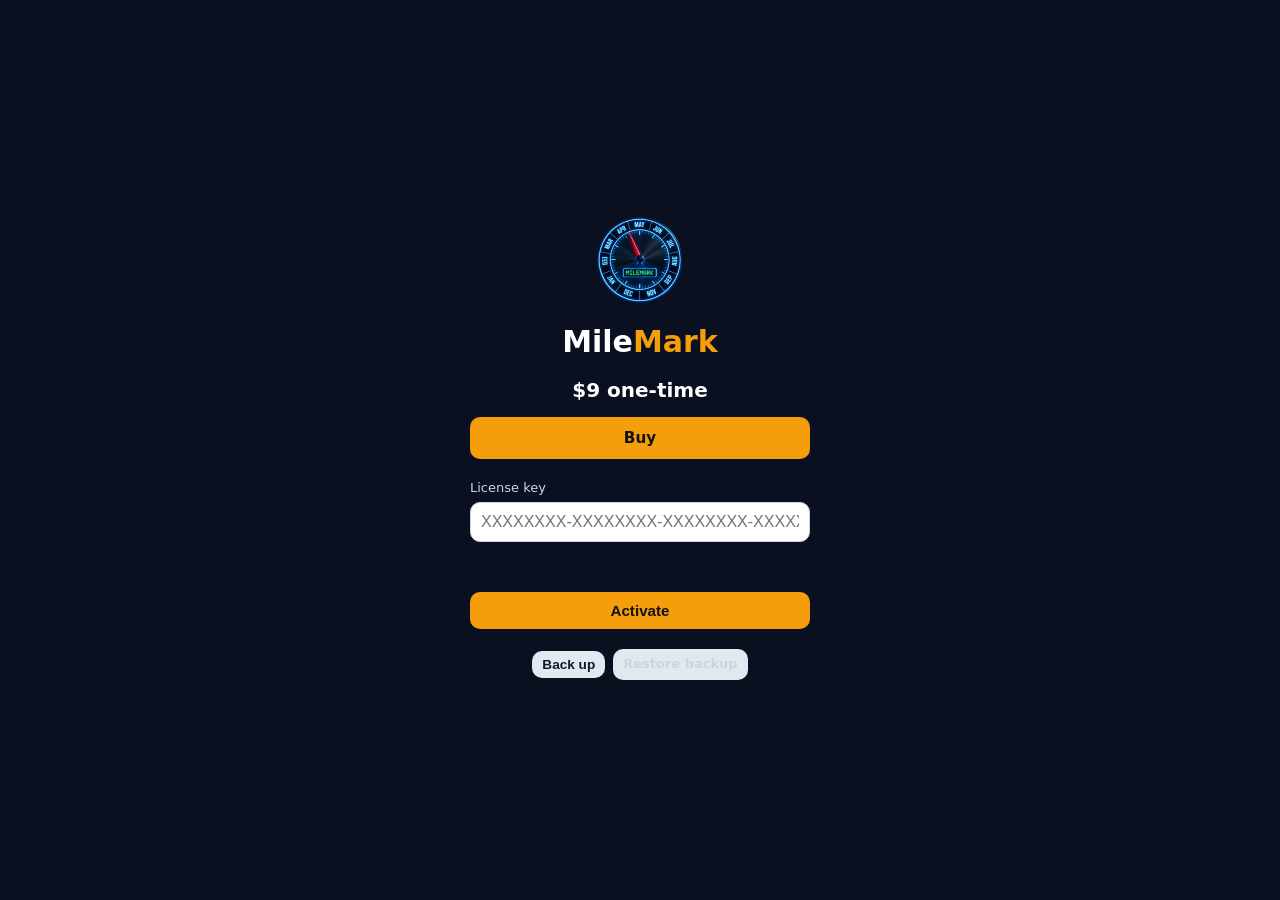
<file: index.html>
<!doctype html><html lang="en"><head><meta charset="utf-8"><meta name="viewport" content="width=device-width,initial-scale=1">
<title>MileMark: Maintenance by the Mile</title><meta name="description" content="Car maintenance reminders from your owner's manual, page cited. 427 model-years, 11 brands. Works offline. No account. $9 one-time, no subscription.">
<meta name="theme-color" content="#0a1020"><link rel="manifest" href="manifest.webmanifest"><link rel="icon" type="image/png" sizes="32x32" href="favicon-32.png"><link rel="icon" type="image/png" sizes="16x16" href="favicon-16.png"><link rel="apple-touch-icon" sizes="180x180" href="apple-touch-icon.png"><link rel="stylesheet" href="styles.css"><link rel="canonical" href="https://milemarkerapp.github.io/milemark/">
<meta property="og:type" content="website">
<meta property="og:title" content="MileMark: Car maintenance reminders from your owner's manual">
<meta property="og:description" content="Car maintenance reminders from your owner's manual, page cited. 427 model-years, 11 brands. Works offline. No account. $9 one-time, no subscription.">
<meta property="og:url" content="https://milemarkerapp.github.io/milemark/">
<meta property="og:image" content="https://milemarkerapp.github.io/milemark/og.png">
<meta property="og:image:width" content="1200"><meta property="og:image:height" content="630">
<meta name="twitter:card" content="summary_large_image">
<meta name="twitter:title" content="MileMark: Car maintenance reminders from your owner's manual">
<meta name="twitter:description" content="Car maintenance reminders from your owner's manual, page cited. 427 model-years, 11 brands. Works offline. $9 one-time.">
<meta name="twitter:image" content="https://milemarkerapp.github.io/milemark/og.png">
</head><body>
<header class="top"><div class="brand"><img src="logo-64.png" alt="" width="32" height="32">Mile<span>Mark</span></div></header>
<main>
<div id="banners"></div>
<section class="card" id="vehCard"><div class="row between"><h2>My vehicles</h2><button id="addVeh" class="sm">+ Add</button></div><div id="vehList"></div></section>
<section class="card hidden" id="formCard"><h2 id="formTitle">Set up your vehicle</h2><p class="muted">One step. MileMark estimates your mileage from here on.</p>
<label>Make & model<select id="fModel"></select></label>
<div class="grid2"><label>Year<input id="fYear" type="number" min="1900" max="2030" placeholder="2019"></label>
<label>Current odometer<input id="fCur" type="number" min="0" inputmode="numeric" placeholder="48200"><button type="button" class="ghost sm scanbtn" data-scan="fCur" data-keep="0">Scan odometer</button></label></div>
<details><summary class="muted">Optional settings</summary>
<label>Nickname<input id="fName" placeholder="Blue truck"></label>
<div class="grid2"><label>Unit number<input id="fUnit" maxlength="20" placeholder="12"></label><label>Plate<input id="fPlate" maxlength="12" autocapitalize="characters"></label></div>
<label>Tire size<input id="fTire" maxlength="20" placeholder="265/70R17"></label>
<label>Average miles per day<input id="fRate" type="number" step="1" placeholder="37 (about 13,500 a year)"></label>
<label id="fEngWrap" class="hidden">Engine / drivetrain (optional)<select id="fEng"></select></label><label>Driving conditions<select id="fDuty"><option value="n">Normal</option><option value="s">Severe (towing, short trips, dust, extreme heat or cold, stop-and-go)</option></select></label></details>
<div class="row"><button id="saveVeh">Start reminders</button><button id="cancelVeh" class="ghost">Cancel</button></div></section>
<section id="dash" class="hidden">
<div class="card"><div class="row between"><div><h2 id="vTitle"></h2><div id="vBadge"></div><div class="muted" id="vSys"></div></div><button id="editVeh" class="ghost sm">Edit</button></div>
<div class="est"><div><span class="muted">Estimated odometer</span><b id="estOdo"></b><span class="muted" id="estInfo"></span></div><button id="fixOdo" class="ghost sm">Correct it</button></div>
<div class="row wrap"><button id="repBtn" class="sm">Replaced a part</button><button id="notifBtn" class="ghost sm">Turn on reminders</button><button id="icsBtn" class="ghost sm">Add to calendar (.ics)</button><select id="duty" class="sm inl"><option value="n">Normal duty</option><option value="s">Severe duty</option></select></div></div>
<div class="stats"><div class="stat over"><b id="cOver">0</b>Overdue</div><div class="stat now"><b id="cNow">0</b>Due now</div><div class="stat next"><b id="cNext">0</b>Next up</div></div>
<div class="card"><div class="row between"><h2>Services</h2><div class="row"><button id="tireBtn" class="ghost sm">Tire sets</button><button id="addCustom" class="ghost sm">+ Custom service</button></div></div><div id="items"></div></div>
<div class="card" id="renCard"><div class="row between"><h2>Renewals</h2><button id="renAdd" class="ghost sm">+ Add</button></div><div id="renList"></div></div>
<div class="card"><details><summary><b>Parts & specs for this vehicle</b></summary><div id="vParts"></div></details></div>
<div class="card"><h2>Timeline</h2><p class="muted">From your starting mileage to 30,000 miles past today.</p><div id="timeline"></div></div>
<div class="card" id="compCard"><div class="row between"><h2>Completed</h2><div class="row"><select id="compFilter" class="sm inl" aria-label="Filter"></select><button id="compRep" class="sm">Replaced a part</button></div></div><div id="compSum" class="muted"></div><div id="completed"></div></div>
<div class="card"><div class="row between"><h2>Service log</h2><button id="pastBtn" class="ghost sm">+ Past service</button></div><div id="log"></div></div>
<div class="card row wrap"><button id="reportBtn">Vehicle History Report</button><button id="printBtn" class="ghost">Print</button><button id="csvBtn" class="ghost">Export CSV</button><button id="sheetBtn" class="ghost">Record sheet</button><button id="fleetBtn" class="ghost">Fleet CSV</button><button id="jsonBtn" class="ghost">Back up</button><label class="filebtn ghost">Restore backup<input id="restore" type="file" accept=".json,application/json" hidden></label><a class="btn ghost" href="help.html">Help</a></div>
</section>
<p class="disclaimer">Intervals come from the manufacturer's official owner's manual or maintenance guide for your model year, with the manual and page cited. Pick your engine for exact values. <b>Your owner's manual and your vehicle's maintenance reminder are the authority.</b></p>
</main>
<dialog id="doneDlg"><h3 id="doneTitle"></h3><label id="donePickRow" class="hidden">Service<select id="donePick"></select></label><p class="muted">Everything here is optional. Mileage and parts are pre-filled.</p>
<div class="grid2"><label>Odometer<input id="doneMi" type="number" inputmode="numeric"><button type="button" class="ghost sm scanbtn" data-scan="doneMi" data-keep="1">Scan odometer</button></label><label>Date<input id="doneDate" type="date"></label></div>
<label>Parts used<input id="doneParts" placeholder="brand / part number"></label>
<div class="grid2"><label>Cost<input id="doneCost" type="number" step="0.01" inputmode="decimal" placeholder="$"></label><label>Done by<input id="doneWho" list="whoList" placeholder="DIY or shop name"></label></div>
<datalist id="whoList"><option value="DIY"></option></datalist>
<label>Notes<input id="doneNote"></label>
<label>Receipt photo<input id="donePhoto" type="file" accept="image/*" capture="environment"></label>
<div class="row"><button id="doneSave">Log it</button><button id="doneCancel" class="ghost">Cancel</button></div></dialog>
<dialog id="repDlg"><h3>Replaced a part</h3>
<label>What was replaced<select id="repItem"></select></label>
<div id="repNew" class="hidden"><label>Name<input id="repName" placeholder="e.g. Alternator"></label>
<div class="grid2"><label>Replace every … miles<input id="repMi2" type="number" min="0" inputmode="numeric"></label><label>and/or … months<input id="repMo" type="number" min="0" inputmode="numeric"></label></div><div id="repTireNote" class="muted hidden">MileMark default, not from your manual</div></div>
<div class="grid2"><label>Odometer<input id="repMi" type="number" inputmode="numeric"><button type="button" class="ghost sm scanbtn" data-scan="repMi" data-keep="1">Scan odometer</button></label><label>Date<input id="repDate" type="date"></label></div>
<label>Parts<input id="repParts" placeholder="brand / part number"></label>
<div class="grid2"><label>Cost<input id="repCost" type="number" step="0.01" inputmode="decimal" placeholder="$"></label><label>Done by<input id="repWho" list="whoList" placeholder="DIY or shop name"></label></div>
<label>Receipt photo<input id="repPhoto" type="file" accept="image/*" capture="environment"></label>
<label class="chk hidden" id="repRotRow"><input type="checkbox" id="repRot" checked> Restart tire rotation too</label>
<div id="repNext" class="repnext"></div><div id="repMsg" class="muted"></div>
<div class="row"><button id="repSave">Log it and reset</button><button id="repCancel" class="ghost">Cancel</button></div></dialog>
<div id="toast" class="toast hidden"></div>
<dialog id="renDlg"><h3 id="renTitle">Renewal</h3>
<label>What<select id="renType"><option value="reg">Registration</option><option value="ins">Insurance</option><option value="insp">Inspection</option><option value="warr">Warranty</option></select></label>
<div class="grid2"><label>Ends on<input id="renDate" type="date"></label><label>Repeats every … months<input id="renEvery" type="number" min="0" inputmode="numeric"></label></div>
<label id="renMiRow" class="hidden">Warranty also ends at … miles (optional)<input id="renMi" type="number" min="0" inputmode="numeric"></label>
<div id="renMsg" class="muted"></div>
<div class="row wrap"><button id="renSave">Save</button><button id="renCancel" class="ghost">Cancel</button><button id="renDel" class="ghost">Delete</button></div></dialog>
<dialog id="rcDlg"><h3>Recalls</h3><div id="rcBody"></div>
<div class="row wrap"><button id="rcRefresh" class="ghost sm">Check again</button><a class="btn ghost sm" href="https://www.nhtsa.gov/recalls" target="_blank" rel="noopener">Check by VIN at NHTSA</a><button id="rcClose" class="ghost sm">Close</button></div></dialog>
<dialog id="tireDlg"><h3>Tire sets</h3><div id="tireList"></div>
<h4 style="margin:12px 0 0">Add a set</h4>
<label>Name<input id="tsName" placeholder="Summer"></label>
<div class="grid2"><label>Replace every … miles<input id="tsMi" type="number" min="0" inputmode="numeric" value="50000"></label><label>and/or … months<input id="tsMo" type="number" min="0" inputmode="numeric" value="72"></label></div><div class="muted">MileMark default, not from your manual</div>
<label class="chk"><input type="checkbox" id="tsMount"> On the car now</label><div id="tsMsg" class="muted"></div>
<div class="row"><button id="tsAdd">Add set</button><button id="tsClose" class="ghost">Close</button></div></dialog>
<dialog id="ivDlg"><h3 id="ivTitle"></h3><p class="muted" id="ivFactory"></p>
<label id="ivNameRow">Service name<input id="ivName" placeholder="e.g. Replace wiper blades"></label>
<div class="grid2"><label>Every … miles<input id="ivMi" type="number" min="0" inputmode="numeric"></label><label>and/or every … months<input id="ivMo" type="number" min="0" inputmode="numeric"></label></div>
<div id="ivMsg" class="muted"></div>
<div class="row wrap"><button id="ivSave">Save</button><button id="ivCancel" class="ghost">Cancel</button><button id="ivReset" class="ghost">Use factory interval</button><button id="ivDelete" class="ghost">Delete</button></div></dialog>
<div id="report" class="hidden"><div class="rbar"><button id="rClose" class="ghost sm">← Back</button><div class="row"><button id="rShare" class="ghost sm">Share</button><button id="rPrint" class="sm">Print / Save PDF</button></div></div><div id="rBody" class="rpage"></div></div>
<div id="lock" class="hidden" role="dialog" aria-label="Unlock MileMark"><div class="lkbox"><img src="icon-192.png" alt="MileMark" width="96" height="96"><h1>Mile<span>Mark</span></h1><p class="lkprice">$9 one-time</p>
<a id="buyLink" class="btn" target="_blank" rel="noopener">Buy</a><label>License key<input id="licKey" placeholder="XXXXXXXX-XXXXXXXX-XXXXXXXX-XXXXXXXX" autocomplete="off" autocapitalize="off"></label><div id="licMsg" class="muted" aria-live="polite"></div><button id="licGo">Activate</button>
<div class="row lkrow"><button id="lkBackup" class="ghost sm">Back up</button><label class="filebtn ghost sm">Restore backup<input id="lkRestore" type="file" accept=".json,application/json" hidden></label></div></div></div>
<footer><a href="help.html">Help</a> · <a href="terms.html">Terms</a> · <a href="privacy.html">Privacy</a> · Support and refunds through Gumroad · © MileMark<br><small>MileMark is independent and not affiliated with or endorsed by any vehicle maker. Brand names are used only to identify vehicles and belong to their owners.</small></footer>
<dialog id="odoDlg"><h3>Update odometer</h3>
<label>Odometer<input id="odoVal" type="number" min="0" inputmode="numeric"><button type="button" class="ghost sm scanbtn" data-scan="odoVal" data-keep="0">Scan odometer</button></label>
<div class="row"><button id="odoSave">Save</button><button id="odoCancel" class="ghost">Cancel</button></div></dialog>
<dialog id="scanDlg"><img id="scanImg" alt="Your odometer photo"><h3 id="scanQ">Reading…</h3>
<label>Odometer (mi)<input id="scanVal" type="number" min="0" inputmode="numeric"></label><p class="muted" id="scanNote" hidden></p>
<label class="chk"><input type="checkbox" id="scanKeep"> Keep photo with this reading</label>
<div class="row wrap"><button id="scanUse">Use this</button><button id="scanShare" class="ghost" hidden>Share photo</button><button id="scanRetake" class="ghost">Retake</button><button id="scanCancel" class="ghost">Cancel</button></div></dialog>
<input type="file" id="scanFile" accept="image/*" capture="environment" hidden>
<script src="notify-core.js"></script><script src="features.js"></script><script src="app.js"></script><script src="replace.js"></script><script src="more.js"></script><script src="fleet.js"></script><script src="scan.js"></script></body></html>
</file>
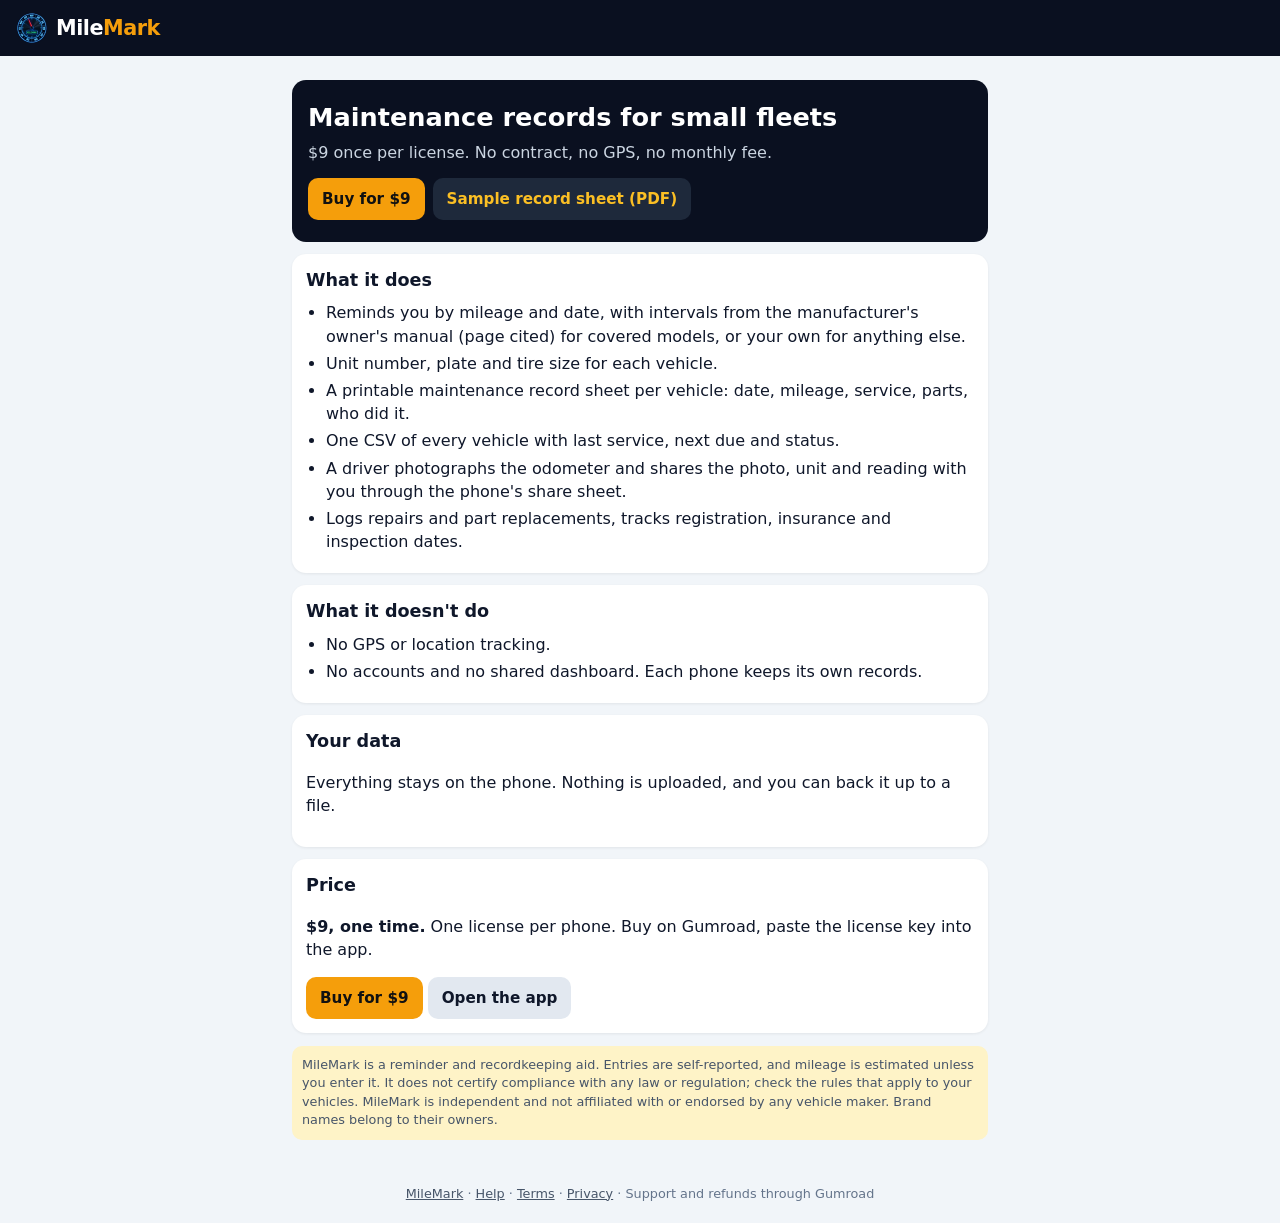
<file: fleet.html>
<!doctype html><html lang="en"><head><meta charset="utf-8"><meta name="viewport" content="width=device-width,initial-scale=1"><title>MileMark for small fleets: $9 once, no contract, no GPS</title><meta name="description" content="Maintenance reminders and per-truck record sheets for small fleets. $9 one time per license. No contract, no GPS, no monthly fee. Data stays on your phone."><meta name="theme-color" content="#0a1020"><link rel="icon" type="image/png" sizes="32x32" href="favicon-32.png"><link rel="apple-touch-icon" href="apple-touch-icon.png"><link rel="stylesheet" href="styles.css"><link rel="canonical" href="https://milemarkerapp.github.io/milemark/fleet.html">
<meta property="og:type" content="website"><meta property="og:title" content="MileMark for small fleets: $9 once, no contract, no GPS"><meta property="og:description" content="Maintenance reminders and per-truck record sheets. $9 one time per license. No contract, no GPS, no monthly fee."><meta property="og:url" content="https://milemarkerapp.github.io/milemark/fleet.html"><meta property="og:image" content="https://milemarkerapp.github.io/milemark/og.png"><meta property="og:image:width" content="1200"><meta property="og:image:height" content="630"><meta name="twitter:card" content="summary_large_image"></head><body>
<header class="top"><a class="brand" href="./" style="color:#fff;text-decoration:none"><img src="logo-64.png" alt="" width="32" height="32" style="vertical-align:middle;margin-right:8px">Mile<span>Mark</span></a></header><main>
<section class="hero"><h1>Maintenance records for small fleets</h1><p>$9 once per license. No contract, no GPS, no monthly fee.</p><a class="btn" href="https://pocketappstudio.gumroad.com/l/qcwpwp" rel="noopener">Buy for $9</a><a class="btn ghost" href="sample-record-sheet.pdf">Sample record sheet (PDF)</a></section>
<div class="card"><h2>What it does</h2><ul>
<li>Reminds you by mileage and date, with intervals from the manufacturer's owner's manual (page cited) for covered models, or your own for anything else.</li>
<li>Unit number, plate and tire size for each vehicle.</li>
<li>A printable maintenance record sheet per vehicle: date, mileage, service, parts, who did it.</li>
<li>One CSV of every vehicle with last service, next due and status.</li>
<li>A driver photographs the odometer and shares the photo, unit and reading with you through the phone's share sheet.</li>
<li>Logs repairs and part replacements, tracks registration, insurance and inspection dates.</li></ul></div>
<div class="card"><h2>What it doesn't do</h2><ul><li>No GPS or location tracking.</li><li>No accounts and no shared dashboard. Each phone keeps its own records.</li></ul></div>
<div class="card"><h2>Your data</h2><p>Everything stays on the phone. Nothing is uploaded, and you can back it up to a file.</p></div>
<div class="card"><h2>Price</h2><p><b>$9, one time.</b> One license per phone. Buy on Gumroad, paste the license key into the app.</p><a class="btn" href="https://pocketappstudio.gumroad.com/l/qcwpwp" rel="noopener">Buy for $9</a> <a class="btn ghost" href="./">Open the app</a></div>
<p class="disclaimer">MileMark is a reminder and recordkeeping aid. Entries are self-reported, and mileage is estimated unless you enter it. It does not certify compliance with any law or regulation; check the rules that apply to your vehicles. MileMark is independent and not affiliated with or endorsed by any vehicle maker. Brand names belong to their owners.</p>
</main><footer><a href="./">MileMark</a> · <a href="help.html">Help</a> · <a href="terms.html">Terms</a> · <a href="privacy.html">Privacy</a> · Support and refunds through Gumroad</footer></body></html>
</file>
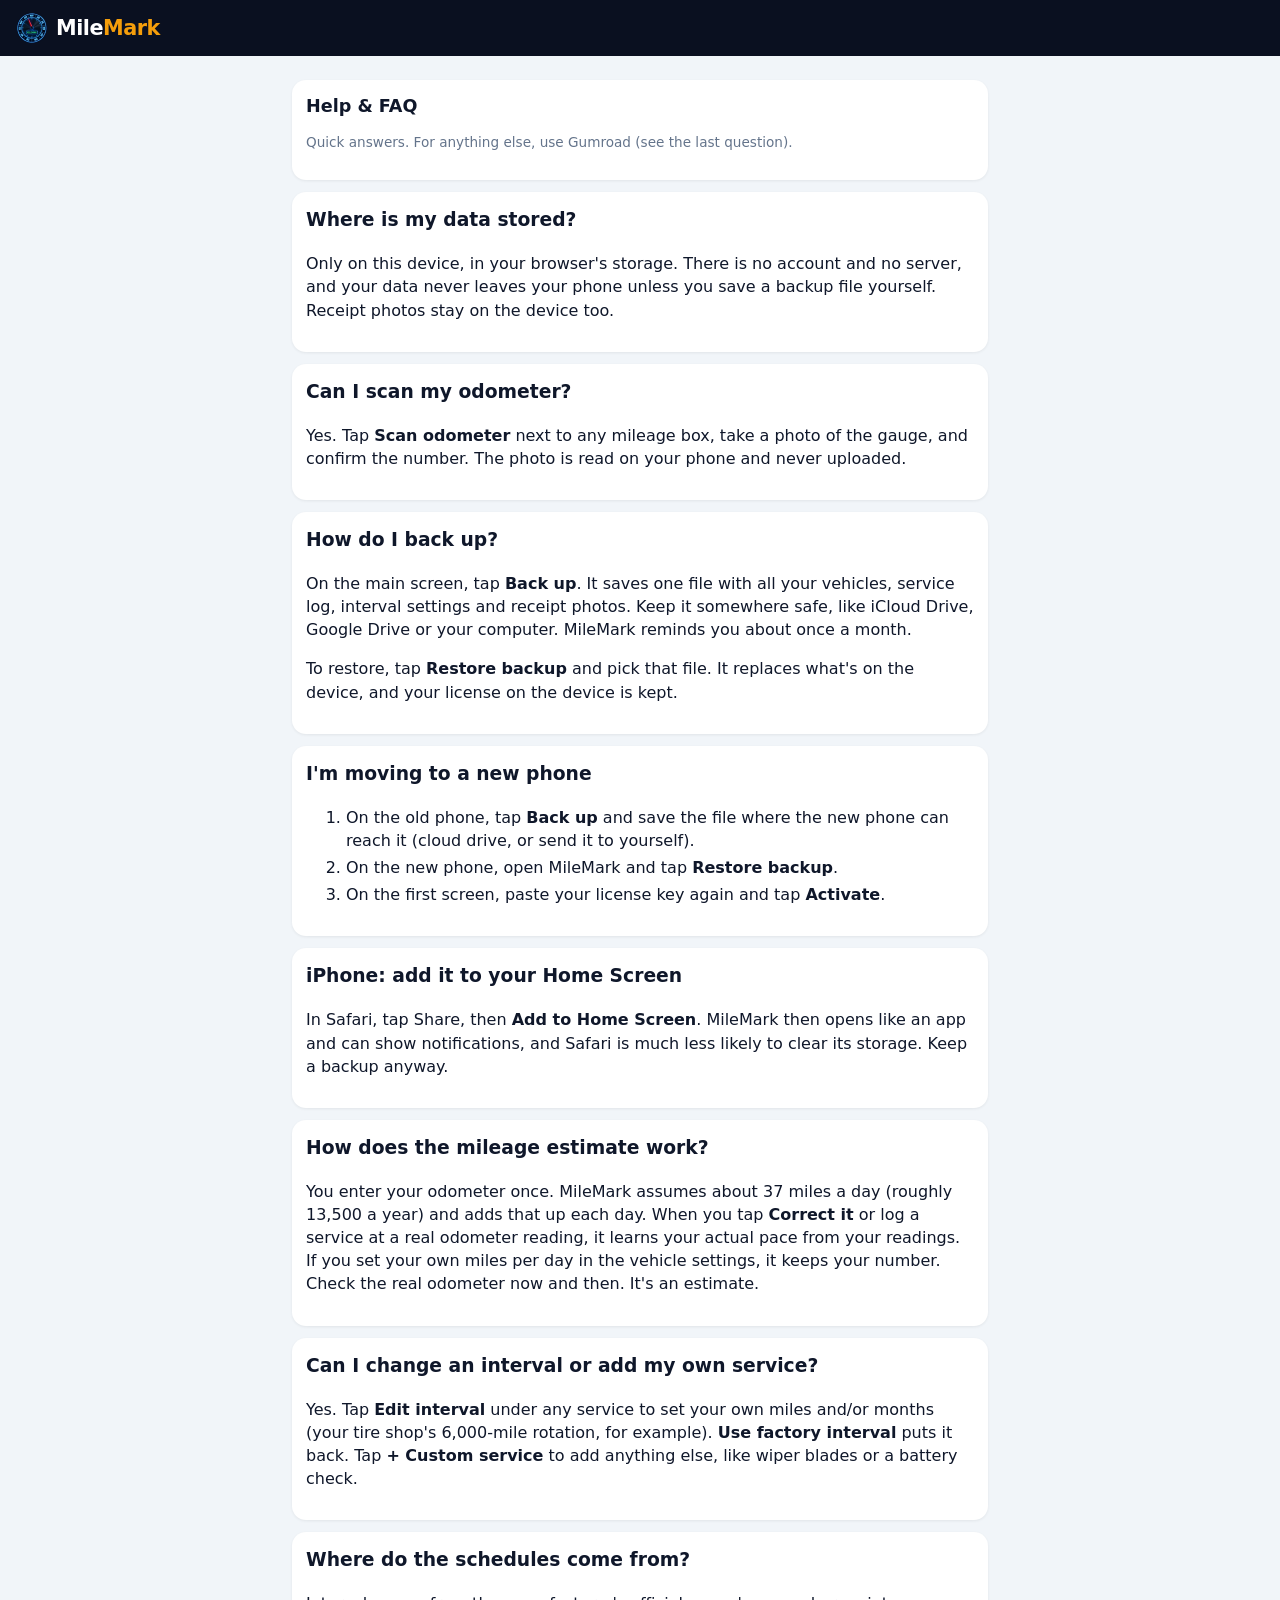
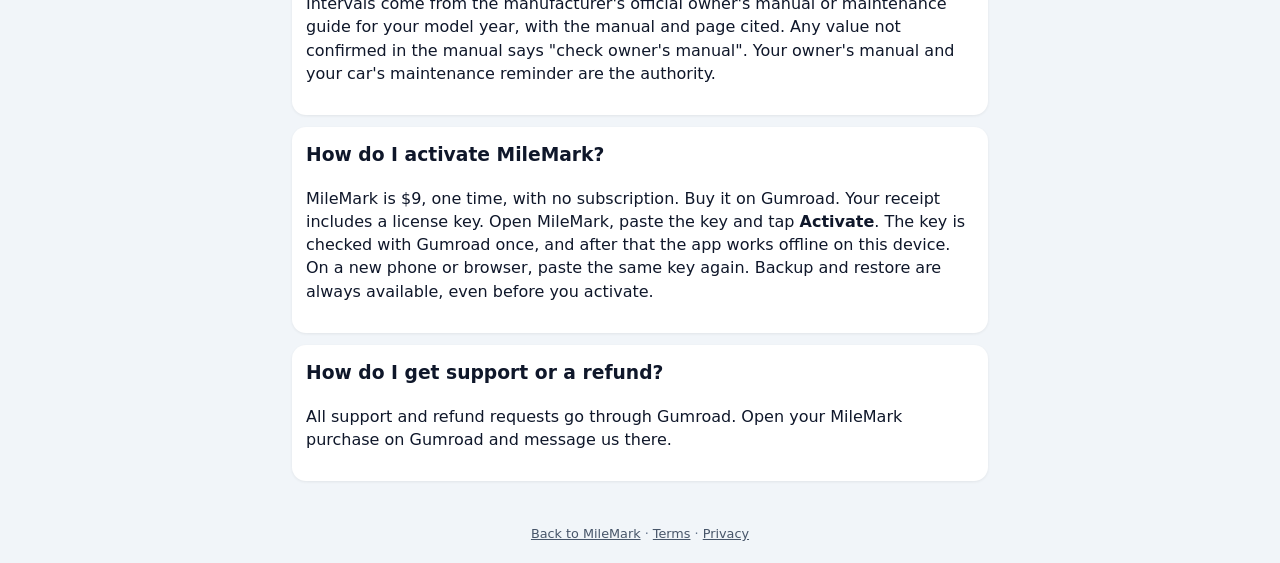
<file: help.html>
<!doctype html><html lang="en"><head><meta charset="utf-8"><meta name="viewport" content="width=device-width,initial-scale=1"><title>MileMark Help</title><link rel="icon" type="image/png" sizes="32x32" href="favicon-32.png"><link rel="apple-touch-icon" href="apple-touch-icon.png"><link rel="stylesheet" href="styles.css"><link rel="manifest" href="manifest.webmanifest"></head><body>
<header class="top"><a class="brand" href="./" style="color:#fff;text-decoration:none"><img src="logo-64.png" alt="" width="32" height="32" style="vertical-align:middle;margin-right:8px">Mile<span>Mark</span></a></header><main>
<div class="card"><h2>Help & FAQ</h2><p class="muted">Quick answers. For anything else, use Gumroad (see the last question).</p></div>
<div class="card" id="data"><h3>Where is my data stored?</h3><p>Only on this device, in your browser's storage. There is no account and no server, and your data never leaves your phone unless you save a backup file yourself. Receipt photos stay on the device too.</p></div>
<div class="card" id="scan"><h3>Can I scan my odometer?</h3><p>Yes. Tap <b>Scan odometer</b> next to any mileage box, take a photo of the gauge, and confirm the number. The photo is read on your phone and never uploaded.</p></div>
<div class="card" id="backup"><h3>How do I back up?</h3><p>On the main screen, tap <b>Back up</b>. It saves one file with all your vehicles, service log, interval settings and receipt photos. Keep it somewhere safe, like iCloud Drive, Google Drive or your computer. MileMark reminds you about once a month.</p>
<p>To restore, tap <b>Restore backup</b> and pick that file. It replaces what's on the device, and your license on the device is kept.</p></div>
<div class="card" id="phones"><h3>I'm moving to a new phone</h3><ol><li>On the old phone, tap <b>Back up</b> and save the file where the new phone can reach it (cloud drive, or send it to yourself).</li><li>On the new phone, open MileMark and tap <b>Restore backup</b>.</li><li>On the first screen, paste your license key again and tap <b>Activate</b>.</li></ol></div>
<div class="card" id="iphone"><h3>iPhone: add it to your Home Screen</h3><p>In Safari, tap Share, then <b>Add to Home Screen</b>. MileMark then opens like an app and can show notifications, and Safari is much less likely to clear its storage. Keep a backup anyway.</p></div>
<div class="card" id="estimate"><h3>How does the mileage estimate work?</h3><p>You enter your odometer once. MileMark assumes about 37 miles a day (roughly 13,500 a year) and adds that up each day. When you tap <b>Correct it</b> or log a service at a real odometer reading, it learns your actual pace from your readings. If you set your own miles per day in the vehicle settings, it keeps your number. Check the real odometer now and then. It's an estimate.</p></div>
<div class="card" id="intervals"><h3>Can I change an interval or add my own service?</h3><p>Yes. Tap <b>Edit interval</b> under any service to set your own miles and/or months (your tire shop's 6,000-mile rotation, for example). <b>Use factory interval</b> puts it back. Tap <b>+ Custom service</b> to add anything else, like wiper blades or a battery check.</p></div>
<div class="card" id="schedules"><h3>Where do the schedules come from?</h3><p>Intervals come from the manufacturer's official owner's manual or maintenance guide for your model year, with the manual and page cited. Any value not confirmed in the manual says "check owner's manual". Your owner's manual and your car's maintenance reminder are the authority.</p></div>
<div class="card" id="license"><h3>How do I activate MileMark?</h3><p>MileMark is $9, one time, with no subscription. Buy it on Gumroad. Your receipt includes a license key. Open MileMark, paste the key and tap <b>Activate</b>. The key is checked with Gumroad once, and after that the app works offline on this device. On a new phone or browser, paste the same key again. Backup and restore are always available, even before you activate.</p></div>
<div class="card" id="support"><h3>How do I get support or a refund?</h3><p>All support and refund requests go through Gumroad. Open your MileMark purchase on Gumroad and message us there.</p></div>
</main><footer><a href="./">Back to MileMark</a> · <a href="terms.html">Terms</a> · <a href="privacy.html">Privacy</a></footer></body></html>
</file>
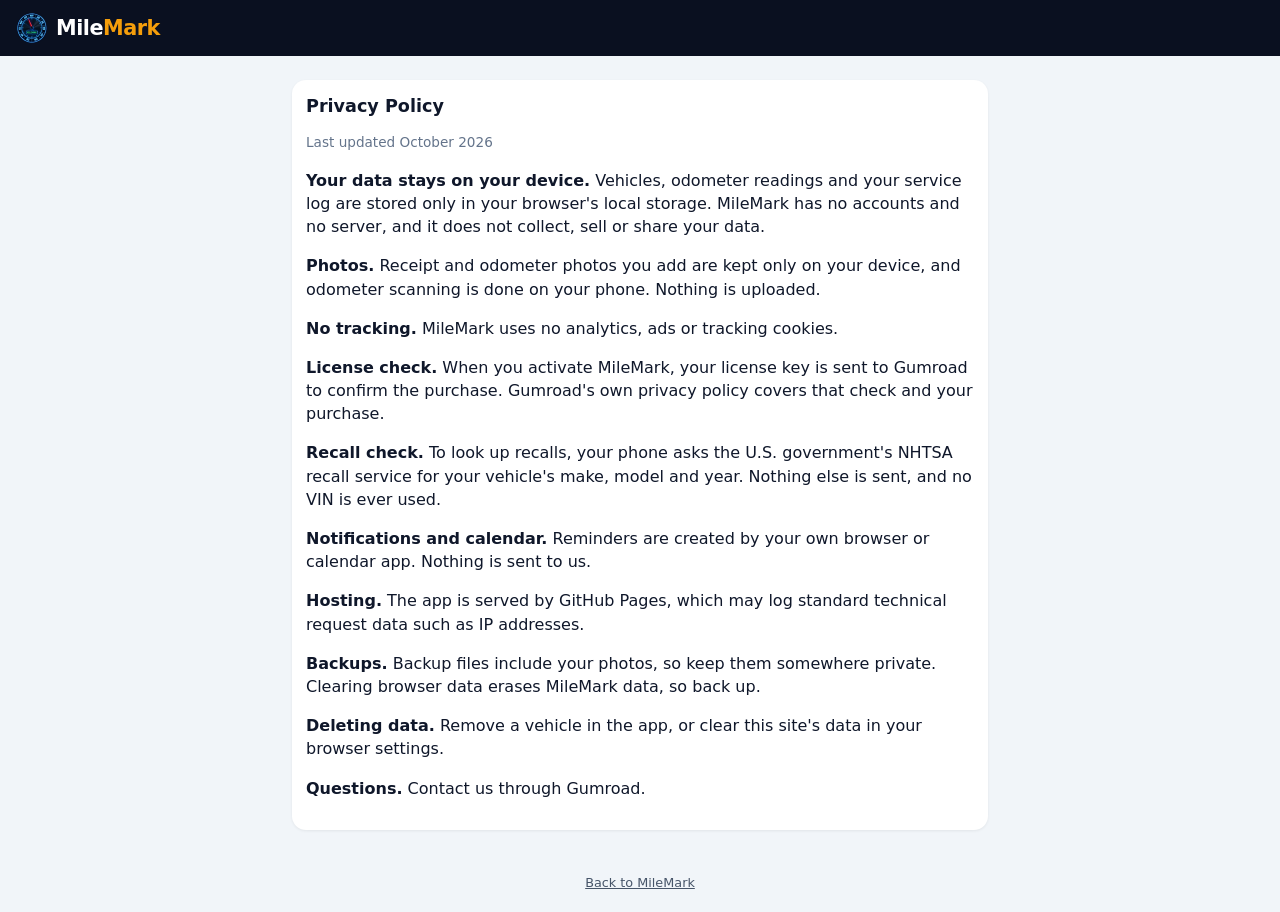
<file: privacy.html>
<!doctype html><html lang="en"><head><meta charset="utf-8"><meta name="viewport" content="width=device-width,initial-scale=1"><title>MileMark Privacy</title><link rel="icon" type="image/png" sizes="32x32" href="favicon-32.png"><link rel="apple-touch-icon" href="apple-touch-icon.png"><link rel="stylesheet" href="styles.css"></head><body><header class="top"><a class="brand" href="./" style="color:#fff;text-decoration:none"><img src="logo-64.png" alt="" width="32" height="32" style="vertical-align:middle;margin-right:8px">Mile<span>Mark</span></a></header><main><div class="card">
<h2>Privacy Policy</h2><p class="muted">Last updated October 2026</p>
<p><b>Your data stays on your device.</b> Vehicles, odometer readings and your service log are stored only in your browser's local storage. MileMark has no accounts and no server, and it does not collect, sell or share your data.</p>
<p><b>Photos.</b> Receipt and odometer photos you add are kept only on your device, and odometer scanning is done on your phone. Nothing is uploaded.</p>
<p><b>No tracking.</b> MileMark uses no analytics, ads or tracking cookies.</p>
<p><b>License check.</b> When you activate MileMark, your license key is sent to Gumroad to confirm the purchase. Gumroad's own privacy policy covers that check and your purchase.</p>
<p><b>Recall check.</b> To look up recalls, your phone asks the U.S. government's NHTSA recall service for your vehicle's make, model and year. Nothing else is sent, and no VIN is ever used.</p>
<p><b>Notifications and calendar.</b> Reminders are created by your own browser or calendar app. Nothing is sent to us.</p>
<p><b>Hosting.</b> The app is served by GitHub Pages, which may log standard technical request data such as IP addresses.</p>
<p><b>Backups.</b> Backup files include your photos, so keep them somewhere private. Clearing browser data erases MileMark data, so back up.</p>
<p><b>Deleting data.</b> Remove a vehicle in the app, or clear this site's data in your browser settings.</p>
<p><b>Questions.</b> Contact us through Gumroad.</p></div></main><footer><a href="./">Back to MileMark</a></footer></body></html>
</file>
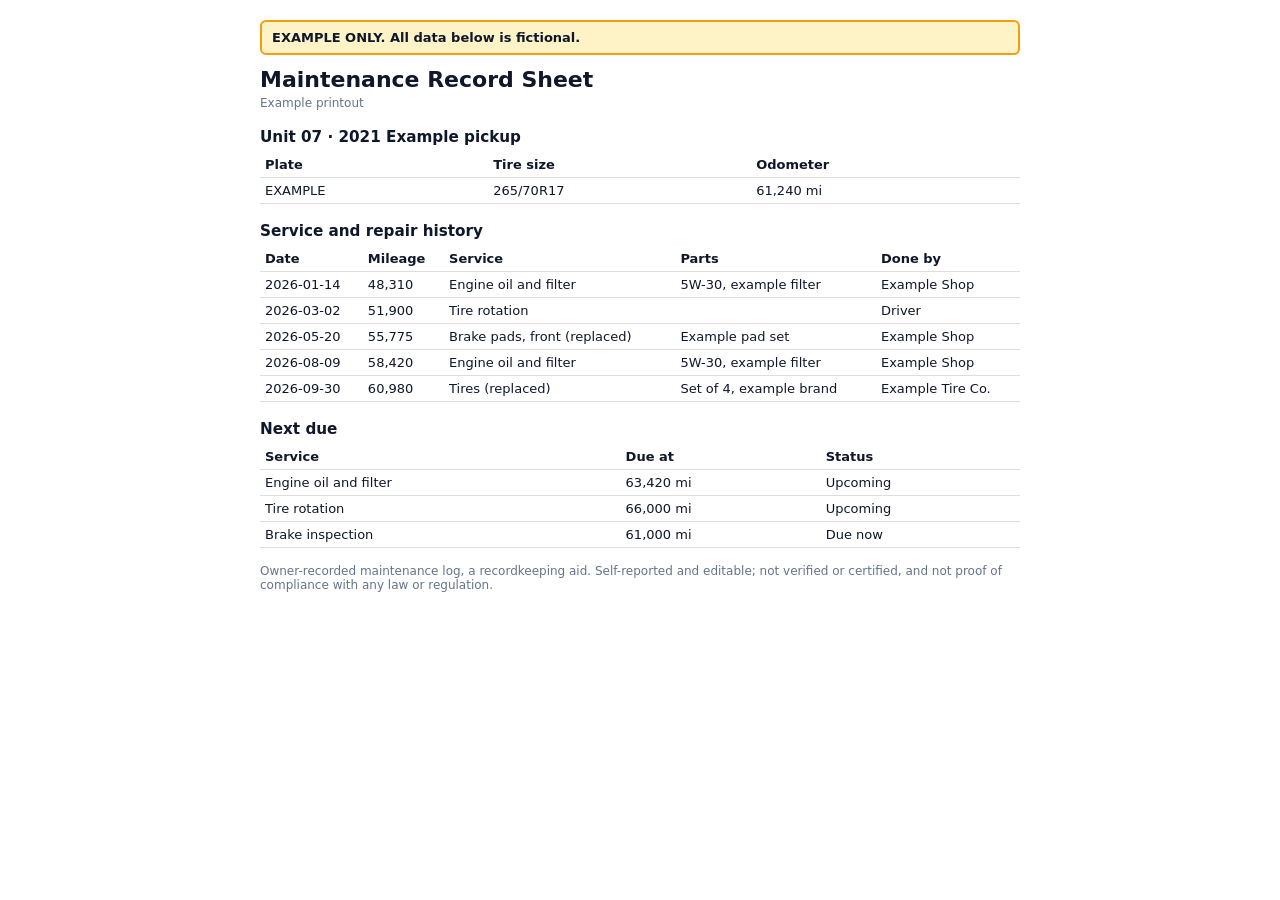
<file: sample-record-sheet.html>
<!doctype html><html lang="en"><head><meta charset="utf-8"><title>Sample maintenance record sheet</title><style>@page{margin:14mm}body{font:13px system-ui,Arial,sans-serif;color:#0f172a;max-width:760px;margin:20px auto;padding:0 12px}h1{margin:0 0 4px;font-size:22px}h3{margin:18px 0 6px}table{width:100%;border-collapse:collapse}td,th{border-bottom:1px solid #ddd;padding:5px;text-align:left}.ex{background:#fef3c7;border:2px solid #f59e0b;padding:8px 10px;border-radius:6px;font-weight:700;margin-bottom:12px}.m{color:#64748b;font-size:12px}</style></head><body>
<div class="ex">EXAMPLE ONLY. All data below is fictional.</div>
<h1>Maintenance Record Sheet</h1><div class="m">Example printout</div>
<h3>Unit 07 · 2021 Example pickup</h3>
<table><tr><th>Plate</th><th>Tire size</th><th>Odometer</th></tr><tr><td>EXAMPLE</td><td>265/70R17</td><td>61,240 mi</td></tr></table>
<h3>Service and repair history</h3>
<table><tr><th>Date</th><th>Mileage</th><th>Service</th><th>Parts</th><th>Done by</th></tr>
<tr><td>2026-01-14</td><td>48,310</td><td>Engine oil and filter</td><td>5W-30, example filter</td><td>Example Shop</td></tr>
<tr><td>2026-03-02</td><td>51,900</td><td>Tire rotation</td><td></td><td>Driver</td></tr>
<tr><td>2026-05-20</td><td>55,775</td><td>Brake pads, front (replaced)</td><td>Example pad set</td><td>Example Shop</td></tr>
<tr><td>2026-08-09</td><td>58,420</td><td>Engine oil and filter</td><td>5W-30, example filter</td><td>Example Shop</td></tr>
<tr><td>2026-09-30</td><td>60,980</td><td>Tires (replaced)</td><td>Set of 4, example brand</td><td>Example Tire Co.</td></tr></table>
<h3>Next due</h3>
<table><tr><th>Service</th><th>Due at</th><th>Status</th></tr><tr><td>Engine oil and filter</td><td>63,420 mi</td><td>Upcoming</td></tr><tr><td>Tire rotation</td><td>66,000 mi</td><td>Upcoming</td></tr><tr><td>Brake inspection</td><td>61,000 mi</td><td>Due now</td></tr></table>
<p class="m" style="margin-top:16px">Owner-recorded maintenance log, a recordkeeping aid. Self-reported and editable; not verified or certified, and not proof of compliance with any law or regulation.</p>
</body></html>
</file>
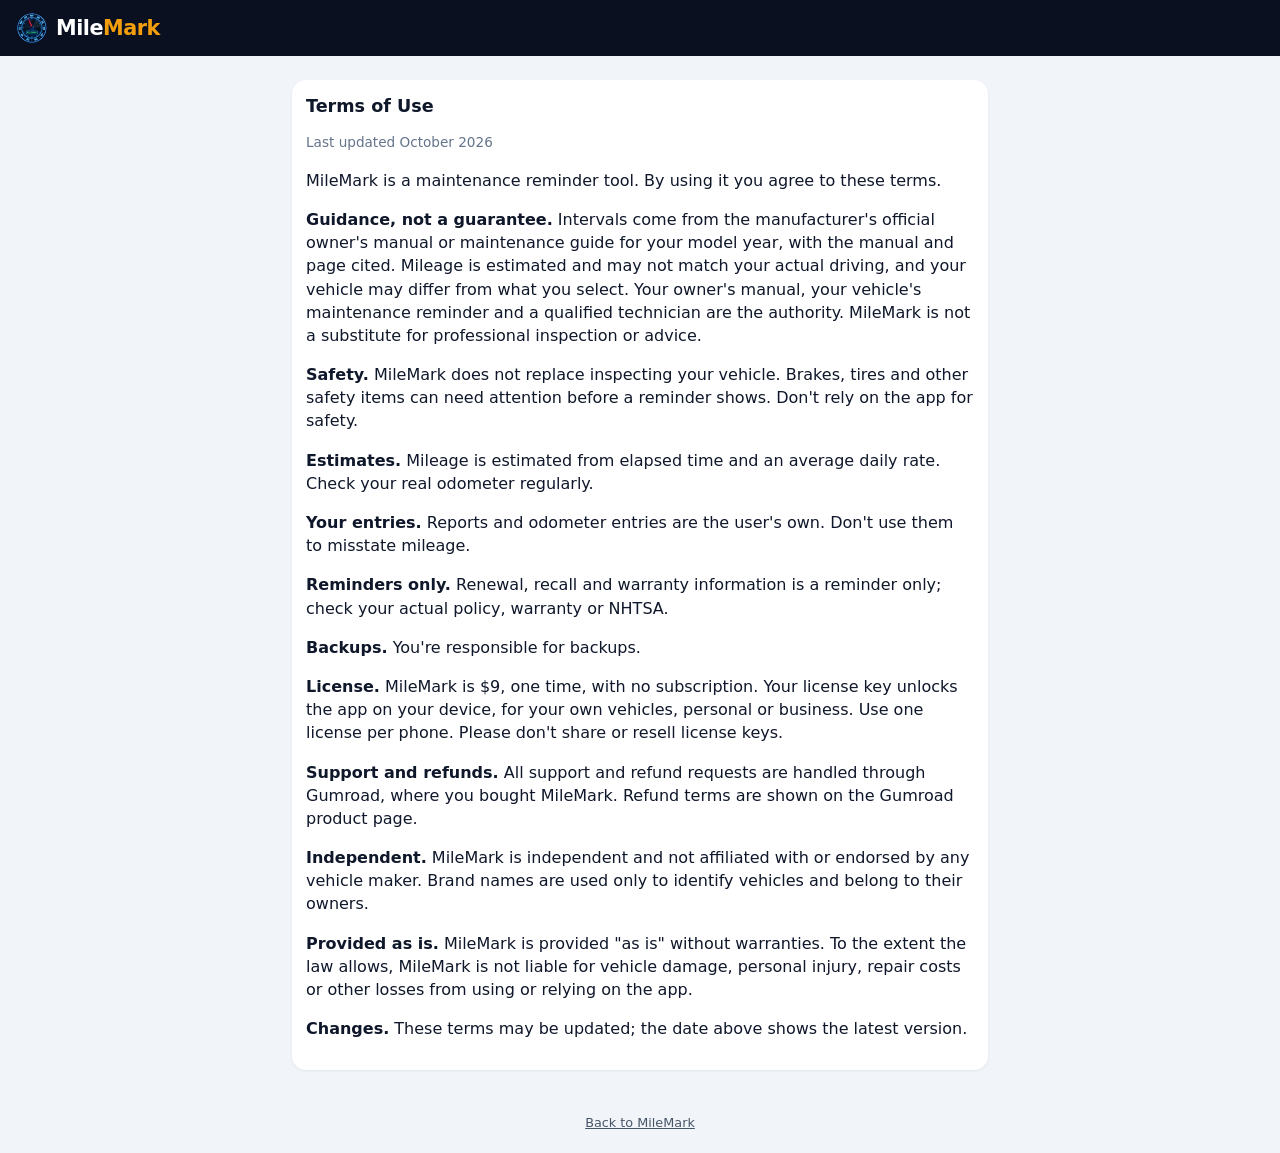
<file: terms.html>
<!doctype html><html lang="en"><head><meta charset="utf-8"><meta name="viewport" content="width=device-width,initial-scale=1"><title>MileMark Terms</title><link rel="icon" type="image/png" sizes="32x32" href="favicon-32.png"><link rel="apple-touch-icon" href="apple-touch-icon.png"><link rel="stylesheet" href="styles.css"></head><body><header class="top"><a class="brand" href="./" style="color:#fff;text-decoration:none"><img src="logo-64.png" alt="" width="32" height="32" style="vertical-align:middle;margin-right:8px">Mile<span>Mark</span></a></header><main><div class="card">
<h2>Terms of Use</h2><p class="muted">Last updated October 2026</p>
<p>MileMark is a maintenance reminder tool. By using it you agree to these terms.</p>
<p><b>Guidance, not a guarantee.</b> Intervals come from the manufacturer's official owner's manual or maintenance guide for your model year, with the manual and page cited. Mileage is estimated and may not match your actual driving, and your vehicle may differ from what you select. Your owner's manual, your vehicle's maintenance reminder and a qualified technician are the authority. MileMark is not a substitute for professional inspection or advice.</p>
<p><b>Safety.</b> MileMark does not replace inspecting your vehicle. Brakes, tires and other safety items can need attention before a reminder shows. Don't rely on the app for safety.</p>
<p><b>Estimates.</b> Mileage is estimated from elapsed time and an average daily rate. Check your real odometer regularly.</p>
<p><b>Your entries.</b> Reports and odometer entries are the user's own. Don't use them to misstate mileage.</p>
<p><b>Reminders only.</b> Renewal, recall and warranty information is a reminder only; check your actual policy, warranty or NHTSA.</p>
<p><b>Backups.</b> You're responsible for backups.</p>
<p><b>License.</b> MileMark is $9, one time, with no subscription. Your license key unlocks the app on your device, for your own vehicles, personal or business. Use one license per phone. Please don't share or resell license keys.</p>
<p><b>Support and refunds.</b> All support and refund requests are handled through Gumroad, where you bought MileMark. Refund terms are shown on the Gumroad product page.</p>
<p><b>Independent.</b> MileMark is independent and not affiliated with or endorsed by any vehicle maker. Brand names are used only to identify vehicles and belong to their owners.</p>
<p><b>Provided as is.</b> MileMark is provided "as is" without warranties. To the extent the law allows, MileMark is not liable for vehicle damage, personal injury, repair costs or other losses from using or relying on the app.</p>
<p><b>Changes.</b> These terms may be updated; the date above shows the latest version.</p></div></main><footer><a href="./">Back to MileMark</a></footer></body></html>
</file>
<file: styles.css>
*{box-sizing:border-box}body{margin:0;font:16px/1.45 system-ui,-apple-system,Segoe UI,Roboto,sans-serif;background:#f1f5f9;color:#0f172a}
.top{position:sticky;top:0;z-index:5;display:flex;justify-content:space-between;align-items:center;padding:12px 16px;background:#0a1020;color:#fff}
.brand{display:flex;align-items:center;font-weight:800;font-size:1.3rem;letter-spacing:-.5px}.brand span{color:#f59e0b}.brand img{margin-right:9px}
main{max-width:720px;margin:auto;padding:12px}h2{font-size:1.1rem;margin:0 0 8px}h3{margin-top:0}
.card{background:#fff;border-radius:14px;padding:14px;margin:12px 0;box-shadow:0 1px 3px #0001}
label{display:block;font-size:.85rem;color:#475569;margin:8px 0}input,select{display:block;width:100%;margin-top:4px;padding:10px;font-size:1rem;border:1px solid #cbd5e1;border-radius:10px;background:#fff}
button,.btn,.filebtn{background:#f59e0b;color:#111;border:0;border-radius:10px;padding:10px 14px;font-weight:700;font-size:.95rem;cursor:pointer;text-decoration:none;display:inline-block}
.ghost{background:#e2e8f0;color:#0f172a}.top .ghost{background:#1e293b;color:#fbbf24}.sm{padding:6px 10px;font-size:.85rem}
.row{display:flex;gap:8px;align-items:center}.between{justify-content:space-between}.wrap{flex-wrap:wrap}.grid2{display:grid;grid-template-columns:1fr 1fr;gap:10px}
.hidden{display:none}.muted{color:#64748b;font-size:.85rem}
.veh{display:flex;justify-content:space-between;align-items:center;padding:10px;border-radius:10px;border:1px solid #e2e8f0;margin:6px 0;cursor:pointer}.veh.on{border-color:#f59e0b;background:#fffbeb}
.stats{display:grid;grid-template-columns:repeat(3,1fr);gap:8px}.stat{background:#fff;border-radius:14px;padding:10px;text-align:center;font-size:.8rem;border-top:4px solid}.stat b{display:block;font-size:1.6rem}
.over{border-color:#dc2626}.now{border-color:#f59e0b}.next{border-color:#16a34a}
.item{display:flex;justify-content:space-between;gap:8px;padding:10px 0;border-bottom:1px solid #f1f5f9}.item:last-child{border:0}
.tag{font-size:.7rem;font-weight:700;padding:2px 8px;border-radius:99px;color:#fff;white-space:nowrap}.t-over{background:#dc2626}.t-now{background:#f59e0b;color:#111}.t-next{background:#16a34a}.t-ok{background:#94a3b8}
.mi{font-size:.85rem;color:#475569}
.tl{border-left:3px solid #cbd5e1;margin-left:6px;padding-left:12px}.tlm{position:relative;margin:10px 0}.tlm:before{content:"";position:absolute;left:-19px;top:5px;width:11px;height:11px;border-radius:50%;background:#94a3b8}
.tlm.past:before{background:#dc2626}.tlm.done:before{background:#16a34a}.tlm.today:before{background:#0f172a}.tlm b{font-size:.9rem}
.disclaimer{font-size:.8rem;color:#475569;background:#fef3c7;border-radius:10px;padding:10px}
footer{text-align:center;font-size:.8rem;color:#64748b;padding:20px}footer a{color:#475569}
dialog{border:0;border-radius:14px;max-width:420px;width:92%}dialog::backdrop{background:#0008}
.x{background:none;color:#dc2626;padding:0 4px}
@media print{.top,footer,button,.filebtn,#vehCard,#formCard,dialog{display:none!important}body{background:#fff}.card{box-shadow:none;border:1px solid #ddd}}
.est{display:flex;justify-content:space-between;align-items:center;background:#f8fafc;border-radius:10px;padding:10px;margin:10px 0}.est b{display:block;font-size:1.5rem}
.inl{width:auto;display:inline-block;margin:0;padding:6px}details{margin:8px 0}summary{cursor:pointer}
.done1{background:#16a34a;color:#fff;padding:6px 10px;font-size:.8rem}
[hidden]{display:none!important}
.parts{font-size:.8rem;color:#334155;background:#f8fafc;border-radius:8px;padding:6px 8px;margin-top:6px}.parts summary{color:#b45309;font-weight:600}.parts dl{margin:4px 0;display:grid;grid-template-columns:auto 1fr;gap:2px 8px}.parts dt{color:#64748b}.parts dd{margin:0}
#report{position:fixed;inset:0;background:#e2e8f0;overflow:auto;z-index:20}.rbar{position:sticky;top:0;display:flex;justify-content:space-between;padding:10px;background:#0f172a}
.rpage{max-width:760px;margin:12px auto;background:#fff;padding:24px;border-radius:8px;font-size:.92rem}.rpage h1{margin:0;font-size:1.4rem}.rpage table{width:100%;border-collapse:collapse;margin:8px 0}.rpage td,.rpage th{border-bottom:1px solid #e2e8f0;padding:6px 4px;text-align:left;vertical-align:top}.rpage th{font-size:.75rem;color:#64748b;text-transform:uppercase}
.kpi{display:flex;gap:12px;flex-wrap:wrap;margin:12px 0}.kpi div{flex:1;min-width:140px;background:#f8fafc;border-radius:8px;padding:10px}.kpi b{display:block;font-size:1.3rem}
.blur{filter:blur(4px);pointer-events:none;user-select:none}.lock{text-align:center;padding:14px;background:#fffbeb;border-radius:8px}
.rthumb{max-width:120px;max-height:90px;border-radius:4px;display:block;margin-top:4px}
@media print{#report{position:static;background:#fff}.rbar{display:none}.rpage{margin:0;max-width:none;padding:0}body.rep main,body.rep header,body.rep footer{display:none!important}}
.banner{display:flex;gap:10px;justify-content:space-between;align-items:center;background:#fffbeb;border:1px solid #fcd34d;border-radius:12px;padding:10px 12px;margin:10px 0;font-size:.88rem}
.mv{background:#e2e8f0;color:#0f172a;padding:4px 8px;font-size:.8rem}.link{background:none;color:#b45309;padding:4px 0;font-size:.78rem;font-weight:600}
@media print{.banner,#banners{display:none!important}}
.src{font-size:.78rem;color:#64748b;margin-top:2px}.chk{border-top:2px dashed #cbd5e1;margin-top:12px;padding-top:8px}

.scanbtn{display:inline-flex;align-items:center;gap:6px;margin-top:8px}
.scanbtn::before{content:"";width:16px;height:16px;background:currentColor;-webkit-mask:url("data:image/svg+xml,%3Csvg xmlns='http://www.w3.org/2000/svg' viewBox='0 0 24 24'%3E%3Cpath d='M9 3 7.2 5H4a2 2 0 0 0-2 2v11a2 2 0 0 0 2 2h16a2 2 0 0 0 2-2V7a2 2 0 0 0-2-2h-3.2L15 3H9zm3 5a5 5 0 1 1 0 10 5 5 0 0 1 0-10zm0 2a3 3 0 1 0 0 6 3 3 0 0 0 0-6z'/%3E%3C/svg%3E") center/contain no-repeat;mask:url("data:image/svg+xml,%3Csvg xmlns='http://www.w3.org/2000/svg' viewBox='0 0 24 24'%3E%3Cpath d='M9 3 7.2 5H4a2 2 0 0 0-2 2v11a2 2 0 0 0 2 2h16a2 2 0 0 0 2-2V7a2 2 0 0 0-2-2h-3.2L15 3H9zm3 5a5 5 0 1 1 0 10 5 5 0 0 1 0-10zm0 2a3 3 0 1 0 0 6 3 3 0 0 0 0-6z'/%3E%3C/svg%3E") center/contain no-repeat}
#scanImg{display:block;width:100%;max-height:210px;object-fit:contain;background:#0f172a;border-radius:10px;margin-bottom:10px}
#scanVal{font-size:1.6rem;font-weight:800;letter-spacing:.02em}
#scanNote{margin:6px 0}.chk{display:flex;align-items:center;gap:8px}.chk input{width:auto;margin:0}
#scanDlg[data-busy] #scanVal,#scanDlg[data-busy] .chk{opacity:.4;pointer-events:none}
.scanspin{display:inline-block;width:14px;height:14px;border:2px solid #cbd5e1;border-top-color:#f59e0b;border-radius:50%;animation:sp .8s linear infinite;vertical-align:-2px;margin-right:6px}@keyframes sp{to{transform:rotate(360deg)}}
@media print{.scanbtn{display:none!important}}
.opics{display:flex;flex-wrap:wrap;gap:12px}.opic{font-size:.8rem;color:#475569}.opic img{max-width:150px;max-height:110px}
@media print{.opic img{max-width:150px}}

.repnext{font-weight:700;color:#166534;background:#f0fdf4;border-radius:8px;padding:8px;margin:8px 0}.repnext:empty{display:none}
.cmp{padding:8px 0;border-bottom:1px solid #f1f5f9;display:flex;justify-content:space-between;gap:8px}.cmp:last-child{border:0}
.cmp .nx{font-size:.8rem;color:#166534;margin-top:2px}.cmp .nx.old{color:#94a3b8}
.toast{position:fixed;left:50%;bottom:20px;transform:translateX(-50%);background:#0f172a;color:#fff;padding:10px 16px;border-radius:12px;z-index:50;max-width:90%;font-weight:600}
#repDlg label.chk{display:flex}

#lock{position:fixed;inset:0;z-index:100;background:#0a1020;display:flex;align-items:center;justify-content:center;padding:20px;overflow:auto}#lock.hidden{display:none}
.lkbox{width:100%;max-width:340px;text-align:center;color:#fff;display:flex;flex-direction:column;gap:12px;align-items:stretch}.lkbox img{margin:0 auto;border-radius:20px}.lkbox h1{margin:0;font-size:30px}.lkbox h1 span{color:#f59e0b}.lkprice{margin:0;font-size:20px;font-weight:700}.lkbox label{text-align:left;color:#cbd5e1;font-size:13px}.lkbox .muted{color:#fca5a5;min-height:18px}.lkrow{justify-content:center}
body.locked main,body.locked footer,body.locked header.top{visibility:hidden}
.hero{background:#0a1020;color:#fff;border-radius:14px;padding:22px 16px;margin:12px 0}.hero h1{margin:0 0 8px;font-size:1.6rem;line-height:1.2}.hero p{color:#cbd5e1;margin:0 0 14px}.hero .btn{margin-right:8px}.hero .ghost{background:#1e293b;color:#fbbf24}.card ul{margin:6px 0;padding-left:20px}.card li{margin:4px 0}
</file>
